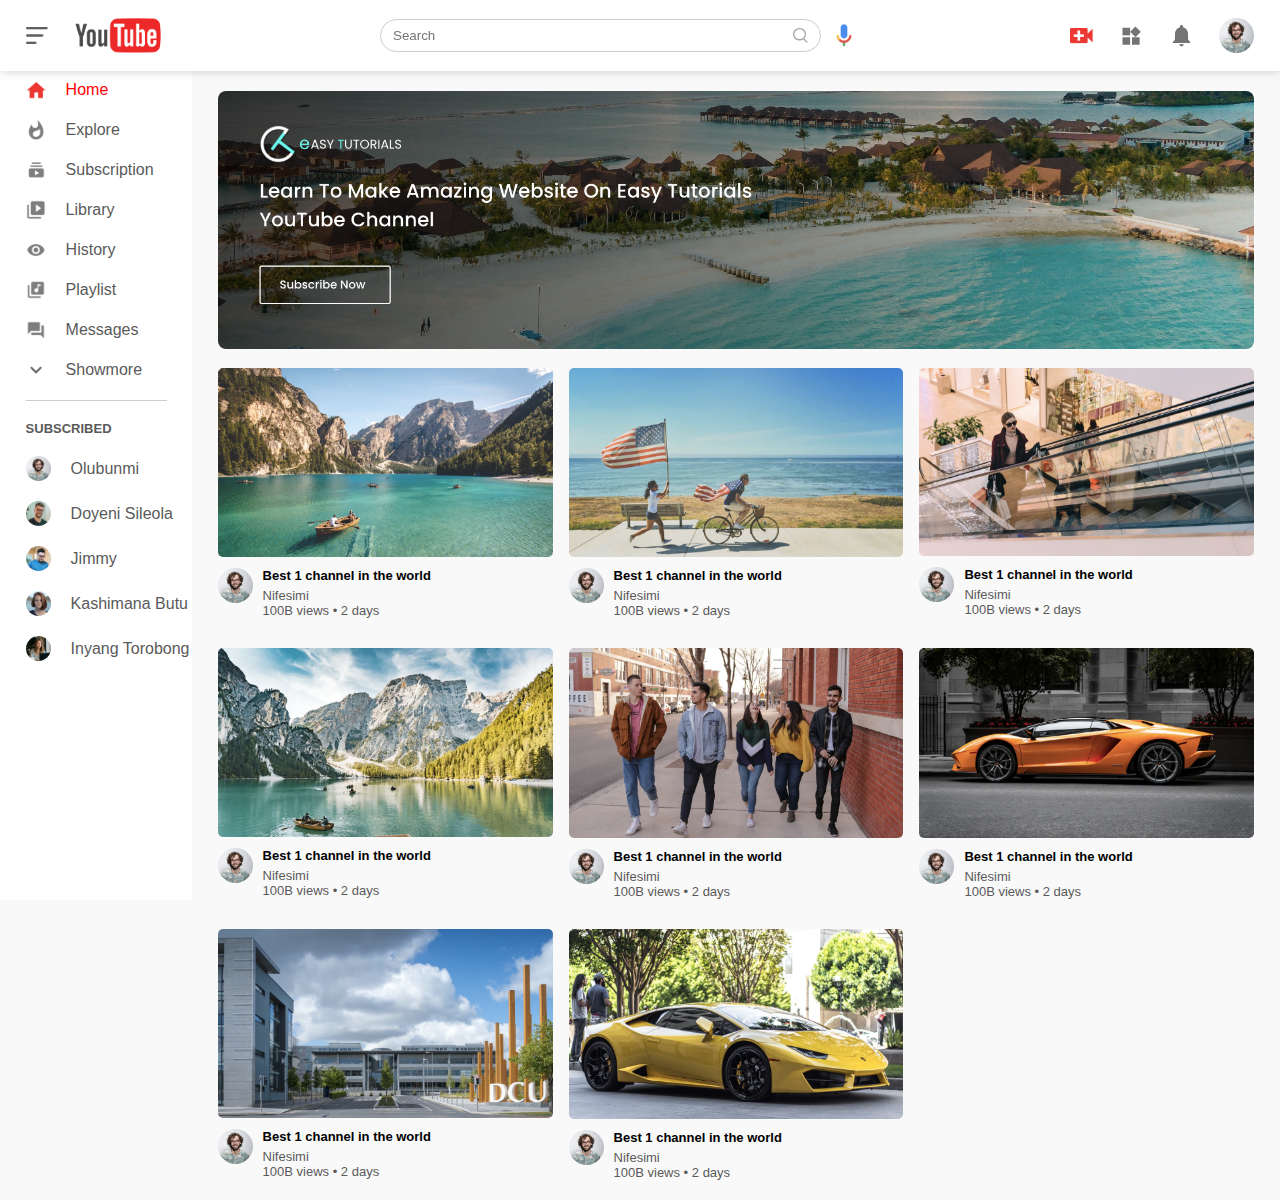
<file: youtubeclone/index.html>
<!DOCTYPE html>
<html lang="en">

<head>
    <meta charset="UTF-8">
    <meta http-equiv="X-UA-Compatible" content="IE=edge">
    <meta name="viewport" content="width=device-width, initial-scale=1.0">
    <title>Youtube Clone</title>
    <link rel="stylesheet" href="css/style.css">
</head>

<body>
    <nav class="flex-div">

        <div class="nav-left flex-div">
            <img src="images/menu.png" alt="" class="menu-icon">

            <img src="images/youtube-logo-png-46018.png" alt="" class="logo">
        </div>
        <div class="nav-middle flex-div">
            <div class="search-box flex-div">
                <input type="text" placeholder="Search">
                <img src="images/search.png" alt="">
            </div>
            <img src="images/voice-search.png" class="mic-icon">
        </div>
        <div class="nav-right flex-div">
            <img src="images/upload.png" alt="">
            <img src="images/more.png" alt="">
            <img src="images/notification.png" alt="">

            <img src="images/Jack.png" alt="" class="user-icon">
        </div>
    </nav>


    <!--sidebar-->

    <div class="sidebar">

        <div class="shortcut-links">
            <a href=""><img src="images/home.png" alt="">
                <p>Home</p>
            </a>
            <a href=""><img src="images/explore.png" alt="">
                <p>Explore</p>
            </a>
            <a href=""><img src="images/subscriprion.png" alt="">
                <p>Subscription</p>
            </a>
            <a href=""><img src="images/library.png" alt="">
                <p>Library</p>
            </a>
            <a href=""><img src="images/history.png" alt="">
                <p>History</p>
            </a>
            <a href=""><img src="images/playlist.png" alt="">
                <p>Playlist</p>
            </a>
            <a href=""><img src="images/messages.png" alt="">
                <p>Messages</p>
            </a>
            <a href=""><img src="images/show-more.png" alt="">
                <p>Showmore</p>
            </a>
            <hr>
        </div>
        <div class="subscribed-list">
            <h3>SUBSCRIBED</h3>
            
            <a href=""><img src="images/Jack.png" alt="">
                <p>Olubunmi </p>
            </a>
            <a href=""><img src="images/simon.png" alt="">
                <p>Doyeni Sileola</p>
            </a>
            <a href=""><img src="images/tom.png" alt="">
                <p>Jimmy</p>
            </a>
            <a href=""><img src="images/megan.png" alt="">
                <p>Kashimana Butu</p>
            </a>
            <a href=""><img src="images/cameron.png" alt="">
                <p>Inyang Torobong</p>
            </a>

        </div>
    </div>

    <div class="container">
        <div class="banner">
            <img src="images/banner.png" alt="">
        </div>
        <div class="list-container">
            <div class="vid-list">
                <a href="play-video.html"><img src="images/thumbnail1.png" class="thumbnail"></a>
                <div class="flex-div">
                    <img src="images/Jack.png" alt="">
                    <div class="vid-info">
                        <a href="play-video.html">Best 1 channel in the world</a>
                        <p>Nifesimi</p>
                        <p>100B views &bull; 2 days</p>
                    </div>
                </div>
            </div>
            <div class="vid-list">
                <a href=""><img src="images/thumbnail2.png" class="thumbnail"></a>
                <div class="flex-div">
                    <img src="images/Jack.png" alt="">
                    <div class="vid-info">
                        <a href="">Best 1 channel in the world</a>
                        <p>Nifesimi</p>
                        <p>100B views &bull; 2 days</p>
                    </div>
                </div>
            </div>
            <div class="vid-list">
                <a href=""><img src="images/thumbnail3.png" class="thumbnail"></a>
                <div class="flex-div">
                    <img src="images/Jack.png" alt="">
                    <div class="vid-info">
                        <a href="">Best 1 channel in the world</a>
                        <p>Nifesimi</p>
                        <p>100B views &bull; 2 days</p>
                    </div>
                </div>
            </div>
            <div class="vid-list">
                <a href=""><img src="images/thumbnail4.png" class="thumbnail"></a>
                <div class="flex-div">
                    <img src="images/Jack.png" alt="">
                    <div class="vid-info">
                        <a href="">Best 1 channel in the world</a>
                        <p>Nifesimi</p>
                        <p>100B views &bull; 2 days</p>
                    </div>
                </div>
            </div>
            <div class="vid-list">
                <a href=""><img src="images/thumbnail5.png" class="thumbnail"></a>
                <div class="flex-div">
                    <img src="images/Jack.png" alt="">
                    <div class="vid-info">
                        <a href="">Best 1 channel in the world</a>
                        <p>Nifesimi</p>
                        <p>100B views &bull; 2 days</p>
                    </div>
                </div>
            </div>
            <div class="vid-list">
                <a href=""><img src="images/thumbnail6.png" class="thumbnail"></a>
                <div class="flex-div">
                    <img src="images/Jack.png" alt="">
                    <div class="vid-info">
                        <a href="">Best 1 channel in the world</a>
                        <p>Nifesimi</p>
                        <p>100B views &bull; 2 days</p>
                    </div>
                </div>
            </div>
            <div class="vid-list">
                <a href=""><img src="images/thumbnail7.png" class="thumbnail"></a>
                <div class="flex-div">
                    <img src="images/Jack.png" alt="">
                    <div class="vid-info">
                        <a href="">Best 1 channel in the world</a>
                        <p>Nifesimi</p>
                        <p>100B views &bull; 2 days</p>
                    </div>
                </div>
            </div>
            <div class="vid-list">
                <a href=""><img src="images/thumbnail8.png" class="thumbnail"></a>
                <div class="flex-div">
                    <img src="images/Jack.png" alt="">
                    <div class="vid-info">
                        <a href="">Best 1 channel in the world</a>
                        <p>Nifesimi</p>
                        <p>100B views &bull; 2 days</p>
                    </div>
                </div>
            </div>
        </div>
    </div>

    <script src="js/youtube.js"></script>
</body>

</html>
</file>
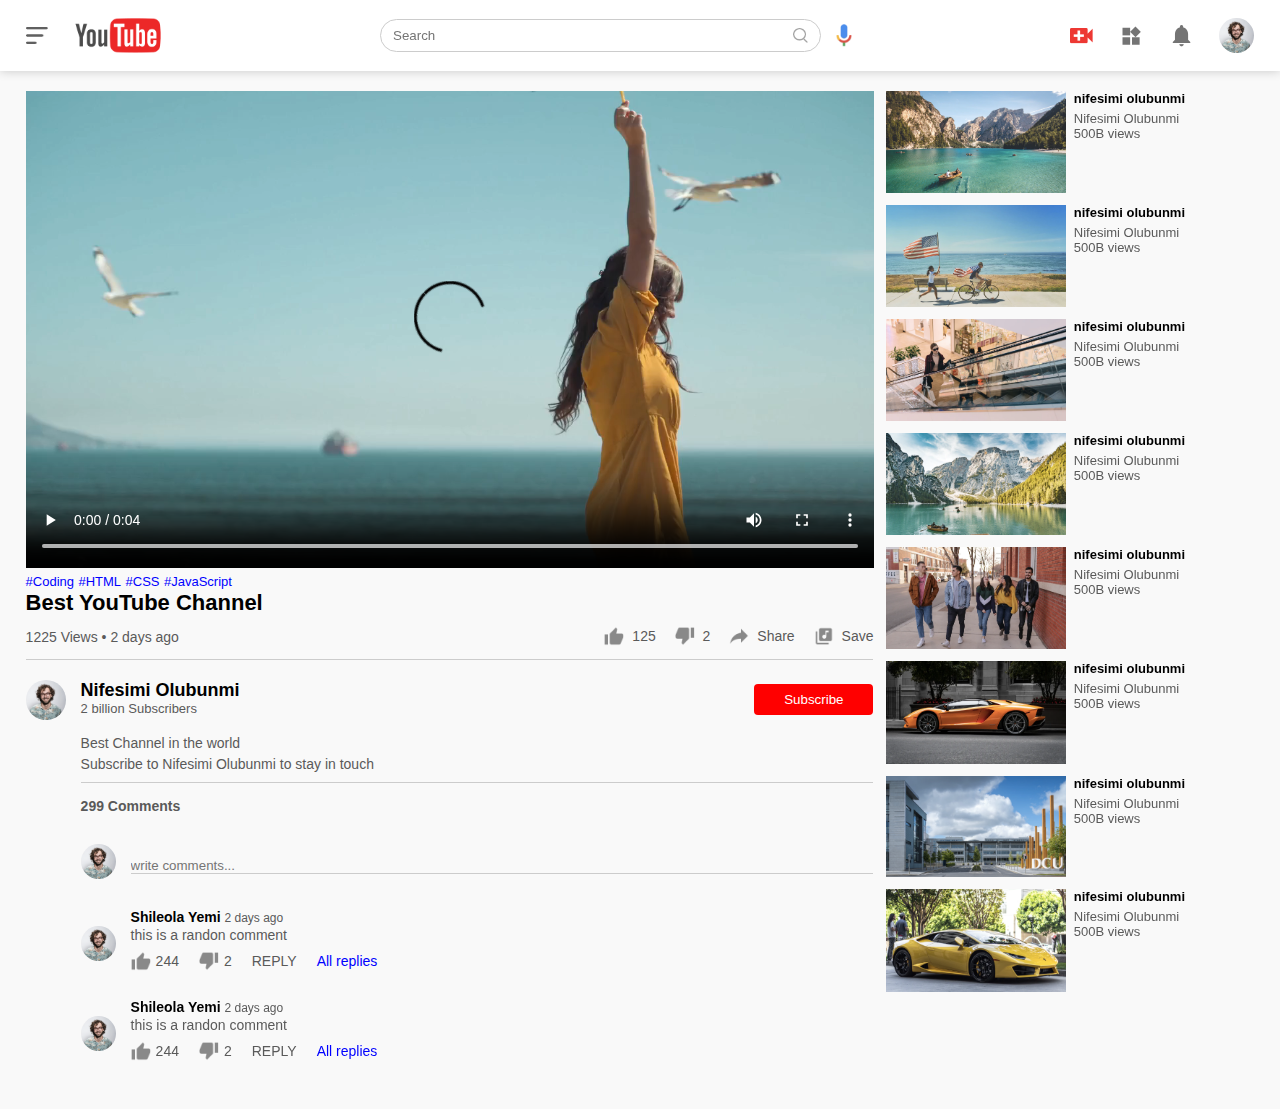
<file: youtubeclone/play-video.html>
<!DOCTYPE html>
<html lang="en">

<head>
    <meta charset="UTF-8">
    <meta http-equiv="X-UA-Compatible" content="IE=edge">
    <meta name="viewport" content="width=device-width, initial-scale=1.0">
    <title>Play Video - Nifesimi</title>
    <link rel="stylesheet" href="css/style.css">
</head>

<body>
    <nav class="flex-div">

        <div class="nav-left flex-div">
            <img src="images/menu.png" alt="" class="menu-icon">
            <!--GET MY OWN LOGO-->
            <img src="images/youtube-logo-png-46018.png" alt="" class="logo">
        </div>
        <div class="nav-middle flex-div">
            <div class="search-box flex-div">
                <input type="text" placeholder="Search">
                <img src="images/search.png" alt="">
            </div>
            <img src="images/voice-search.png" class="mic-icon">
        </div>
        <div class="nav-right flex-div">
            <img src="images/upload.png" alt="">
            <img src="images/more.png" alt="">
            <img src="images/notification.png" alt="">
            <!--GET MY PROFILE PICTURE-->
            <img src="images/Jack.png" alt="" class="user-icon">
        </div>
    </nav>




    <div class="container play-container">
        <div class="row">
            <div class="play-video">
                <video controls autoplay>
                    <source src="images/video.mp4" type="video/mp4">
                </video>


                <div class="tags">
                    <a href="">#Coding</a> <a href="">#HTML</a> <a href="">#CSS</a> <a href="">#JavaScript</a>
                </div>
                <h3>Best YouTube Channel</h3>

                <div class="play-video-info">
                    <p>1225 Views &bull; 2 days ago</p>

                    <div>
                        <a href=""><img src="images/like.png" alt="">125</a>
                        <a href=""><img src="images/dislike.png" alt="">2</a>
                        <a href=""><img src="images/share.png" alt="">Share</a>
                        <a href=""><img src="images/save.png" alt="">Save</a>
                    </div>
                </div>
                <hr>
                <div class="publisher">
                    <img src="images/Jack.png" alt="">
                    <div>
                        <p>Nifesimi Olubunmi</p>
                        <span>2 billion Subscribers</span>
                    </div>
                    <button type="button">Subscribe</button>
                </div>

                <div class="vid-description">
                    <p>Best Channel in the world</p>
                    <p>Subscribe to Nifesimi Olubunmi to stay in touch</p>
                    <hr>
                    <h4>299 Comments</h4>

                    <div class="add-comment">
                        <img src="images/Jack.png" alt="">
                        <input type="text" placeholder="write comments...">
                    </div>

                    <div class="old-comment">
                        <img src="images/Jack.png" alt="">
                        <div>
                            <h3>Shileola Yemi <span>2 days ago</span></h3>
                            <p>this is a randon comment</p>
                            <div class="comment-action">
                                <img src="images/like.png" alt="">
                                <span>244</span>
                                <img src="images/dislike.png" alt="">
                                <span>2</span>
                                <span>REPLY</span>
                                <a href="">All replies</a>
                            </div>
                        </div>
                    </div>
                    <div class="old-comment">
                        <img src="images/Jack.png" alt="">
                        <div>
                            <h3>Shileola Yemi <span>2 days ago</span></h3>
                            <p>this is a randon comment</p>
                            <div class="comment-action">
                                <img src="images/like.png" alt="">
                                <span>244</span>
                                <img src="images/dislike.png" alt="">
                                <span>2</span>
                                <span>REPLY</span>
                                <a href="">All replies</a>
                            </div>
                        </div>
                    </div>

                </div>

            </div>










            <div class="right-sidebar">
                <div class="side-video-list">
                    <a href="" class="small-thumbnail"><img src="images/thumbnail1.png" alt=""></a>

                    <div class="vid-info">
                        <a href="">nifesimi olubunmi</a>
                        <p>Nifesimi Olubunmi</p>
                        <p>500B views</p>
                    </div>
                </div>
                <div class="side-video-list">
                    <a href="" class="small-thumbnail"><img src="images/thumbnail2.png" alt=""></a>

                    <div class="vid-info">
                        <a href="">nifesimi olubunmi</a>
                        <p>Nifesimi Olubunmi</p>
                        <p>500B views</p>
                    </div>
                </div>
                <div class="side-video-list">
                    <a href="" class="small-thumbnail"><img src="images/thumbnail3.png" alt=""></a>

                    <div class="vid-info">
                        <a href="">nifesimi olubunmi</a>
                        <p>Nifesimi Olubunmi</p>
                        <p>500B views</p>
                    </div>
                </div>
                <div class="side-video-list">
                    <a href="" class="small-thumbnail"><img src="images/thumbnail4.png" alt=""></a>

                    <div class="vid-info">
                        <a href="">nifesimi olubunmi</a>
                        <p>Nifesimi Olubunmi</p>
                        <p>500B views</p>
                    </div>
                </div>
                <div class="side-video-list">
                    <a href="" class="small-thumbnail"><img src="images/thumbnail5.png" alt=""></a>

                    <div class="vid-info">
                        <a href="">nifesimi olubunmi</a>
                        <p>Nifesimi Olubunmi</p>
                        <p>500B views</p>
                    </div>
                </div>
                <div class="side-video-list">
                    <a href="" class="small-thumbnail"><img src="images/thumbnail6.png" alt=""></a>

                    <div class="vid-info">
                        <a href="">nifesimi olubunmi</a>
                        <p>Nifesimi Olubunmi</p>
                        <p>500B views</p>
                    </div>
                </div>
                <div class="side-video-list">
                    <a href="" class="small-thumbnail"><img src="images/thumbnail7.png" alt=""></a>

                    <div class="vid-info">
                        <a href="">nifesimi olubunmi</a>
                        <p>Nifesimi Olubunmi</p>
                        <p>500B views</p>
                    </div>
                </div>
                <div class="side-video-list">
                    <a href="" class="small-thumbnail"><img src="images/thumbnail8.png" alt=""></a>

                    <div class="vid-info">
                        <a href="">nifesimi olubunmi</a>
                        <p>Nifesimi Olubunmi</p>
                        <p>500B views</p>
                    </div>
                </div>
            </div>



        </div>

    </div>
</body>

</html>
</file>
<file: youtubeclone/css/style.css>
* {
	margin: 0px;
	padding: 0px;
	font-family: "poppins", sans-serif;
	box-sizing: border-box;
}

a {
	text-decoration: none;
	color: #5a5a5a;
}

img {
	cursor: pointer;
}

.flex-div {
	display: flex;
	align-items: center;
}

nav {
	padding: 10px 2%;
	justify-content: space-between;
	box-shadow: 0 0 10px rgba(0, 0, 0, 0.2);
	background: #fff;
	position: sticky;
	top: 0;
	z-index: 10;
}

.nav-right img {
	width: 25px;
	margin-right: 25px;
}

.nav-right .user-icon {
	width: 35px;
	border-radius: 50%;
	margin-right: 0%;
}

.nav-left .menu-icon {
	width: 22px;
	margin-right: 25px;
}

.nav-left .logo {
	width: 90px;
}

.nav-middle .mic-icon {
	width: 16px;
}

.nav-middle .search-box {
	border: 1px solid #ccc;
	margin-right: 15px;
	padding: 8px 12px;
	border-radius: 25px;
}

.nav-middle .search-box input {
	width: 400px;
	border: 0;
	outline: 0;
	background: transparent;
}
.nav-middle .search-box img {
	width: 15px;
}

/*sidebar*/

.sidebar {
	background: #fff;
	width: 15%;
	height: 100vh;
	position: fixed;
	top: 0;
	padding-left: 2%;
	padding-top: 80px;
}

.shortcut-links a img {
	width: 20px;
	margin-right: 20px;
}

.shortcut-links a {
	display: flex;
	align-items: center;
	margin-bottom: 20px;
	width: fit-content;
	flex-wrap: wrap;
}

/*first-child selects the first anchor tag*/
.shortcut-links a:first-child {
	color: red;
}

.sidebar hr {
	border: 0;
	height: 1px;
	background: #ccc;
	width: 85%;
}

.subscribed-list h3 {
	font-size: 13px;
	margin: 20px 0;
	color: #5a5a5a;
}

.subscribed-list a {
	display: flex;
	align-items: center;
	margin-bottom: 20px;
	width: fit-content;
	flex-wrap: wrap;
}

.subscribed-list a img {
	width: 25px;
	border-radius: 50%;
	margin-right: 20px;
}

.small-sidebar {
	width: 5%;
}

.small-sidebar a p {
	display: none;
}

.small-sidebar h3 {
	display: none;
}

.small-sidebar hr {
	width: 50%;
	margin-bottom: 25px;
}

.container {
	background: #f9f9f9;
	padding-left: 17%;
	padding-right: 2%;
	padding-top: 20px;
	padding-bottom: 20px;
}

.large-container {
	padding-left: 7%;
}

.banner {
	width: 100;
}

.banner img {
	width: 100%;
	border-radius: 8px;
}

.list-container {
	display: grid;
	grid-template-columns: repeat(auto-fit, minmax(250px, 1fr));
	grid-column-gap: 16px;
	grid-row-gap: 30px;
	margin-top: 15px;
}

.vid-list .thumbnail {
	width: 100%;
	border-radius: 5px;
}

.vid-list .flex-div {
	align-items: flex-start;
	margin-top: 7px;
}

.vid-list .flex-div img {
	width: 35px;
	margin-right: 10px;
	border-radius: 50%;
}

.vid-info {
	color: #5a5a5a;
	font-size: 13px;
}

.vid-info a {
	color: black;
	font-weight: 600;
	display: block;
	margin-bottom: 5px;
}

@media (max-width: 900px) {
	.menu-icon {
		display: none;
	}
	.sidebar {
		display: none;
	}
	.container,
	.large-container {
		padding-left: 5%;
		padding-right: 5%;
	}
	.nav-right img {
		display: none;
	}
	.nav-right .user-icon {
		display: block;
		width: 30px;
	}
	.nav-middle .search-box input {
		width: 100px;
	}
	.nav-middle .mic-icon {
		display: none;
	}
	.logo {
		width: 90px;
	}
}

.play-container {
	padding-left: 2%;
}

.row {
	display: flex;
	justify-content: space-between;
	flex-wrap: wrap;
}

.play-video {
	flex-basis: 69%;
}

.right-sidebar {
	flex-basis: 30%;
}

.play-video video {
	width: 100%;
}

.side-video-list {
	display: flex;
	justify-content: space-between;
	margin-bottom: 8px;
}

.side-video-list img {
	width: 100%;
}

.side-video-list .small-thumbnail {
	flex-basis: 49%;
}

.side-video-list .vid-info {
	flex-basis: 49%;
}

.play-video .tags a {
	color: #0000ff;
	font-size: 13px;
}

.play-video h3 {
	font-weight: 600;
	font-size: 22px;
}

.play-video .play-video-info {
	display: flex;
	align-items: center;
	justify-content: space-between;
	flex-wrap: wrap;
	margin-top: 10px;
	font-size: 14px;
	color: #5a5a5a;
}

.play-video .play-video-info a img {
	width: 20px;
	margin-right: 8px;
}

.play-video .play-video-info a {
	display: inline-flex;
	align-items: center;
	margin-left: 15px;
}

.play-video hr {
	border: 0;
	height: 1px;
	background: #ccc;
	margin: 10px 0;
}

.publisher {
	display: flex;
	align-items: center;
	margin-top: 20px;
}

.publisher div {
	flex: 1;
	line-height: 18px;
}

.publisher img {
	width: 40px;
	border-radius: 50%;
	margin-right: 15px;
}

.publisher div p {
	color: #000;
	font-weight: 600;
	font-size: 18px;
}

.publisher div span {
	font-size: 13px;
	color: #5a5a5a;
}

.publisher button {
	background: red;
	color: #fff;
	padding: 8px 30px;
	border: 0;
	outline: 0;
	border-radius: 4px;
	cursor: pointer;
}

.vid-description {
	padding-left: 55px;
	margin: 15px 0;
}

.vid-description p {
	font-size: 14px;
	margin-bottom: 5px;
	color: #5a5a5a;
}

.vid-description h4 {
	font-size: 14px;
	color: #5a5a5a;
	margin-top: 15px;
}

.add-comment {
	display: flex;
	align-items: center;
	margin: 30px 0;
}

.add-comment img {
	width: 35px;
	border-radius: 50%;
	margin-right: 15px;
}

.add-comment input {
	border: 0;
	outline: 0;
	border-bottom: 1px solid #ccc;
	width: 100%;
	padding-top: 10px;
	background: transparent;
}

.old-comment {
	display: flex;
	align-items: center;
	margin: 20px 0;
}

.old-comment img {
	width: 35px;
	border-radius: 50%;
	margin-right: 15px;
}

.old-comment h3 {
	font-size: 14px;
	margin-bottom: 2px;
}

.old-comment h3 span {
	font-size: 12px;
	color: #5a5a5a;
	font-weight: 500;
}

.old-comment .comment-action {
	display: flex;
	align-items: center;
	margin: 8px 0;
	font-size: 14px;
}

.old-comment .comment-action img {
	border-radius: 0;
	width: 20px;
	margin-right: 5px;
}

.old-comment .comment-action span {
	margin-right: 20px;
	color: #5a5a5a;
}
.old-comment .comment-action a {
	color: blue;
}

@media (max-width:900px){
	.play-video{
		flex-basis: 100%;
	}
	.right-sidebar{
		flex-basis: 100%;
	}
	.play-container{
		padding-left: 5%;
	}
	.vid-description{
		padding-left: 0;
	}
	.play-video .play-video-info a{
		margin-left: 0;
		margin-right: 15px;
		margin-top: 15px;
	}
}
</file>
